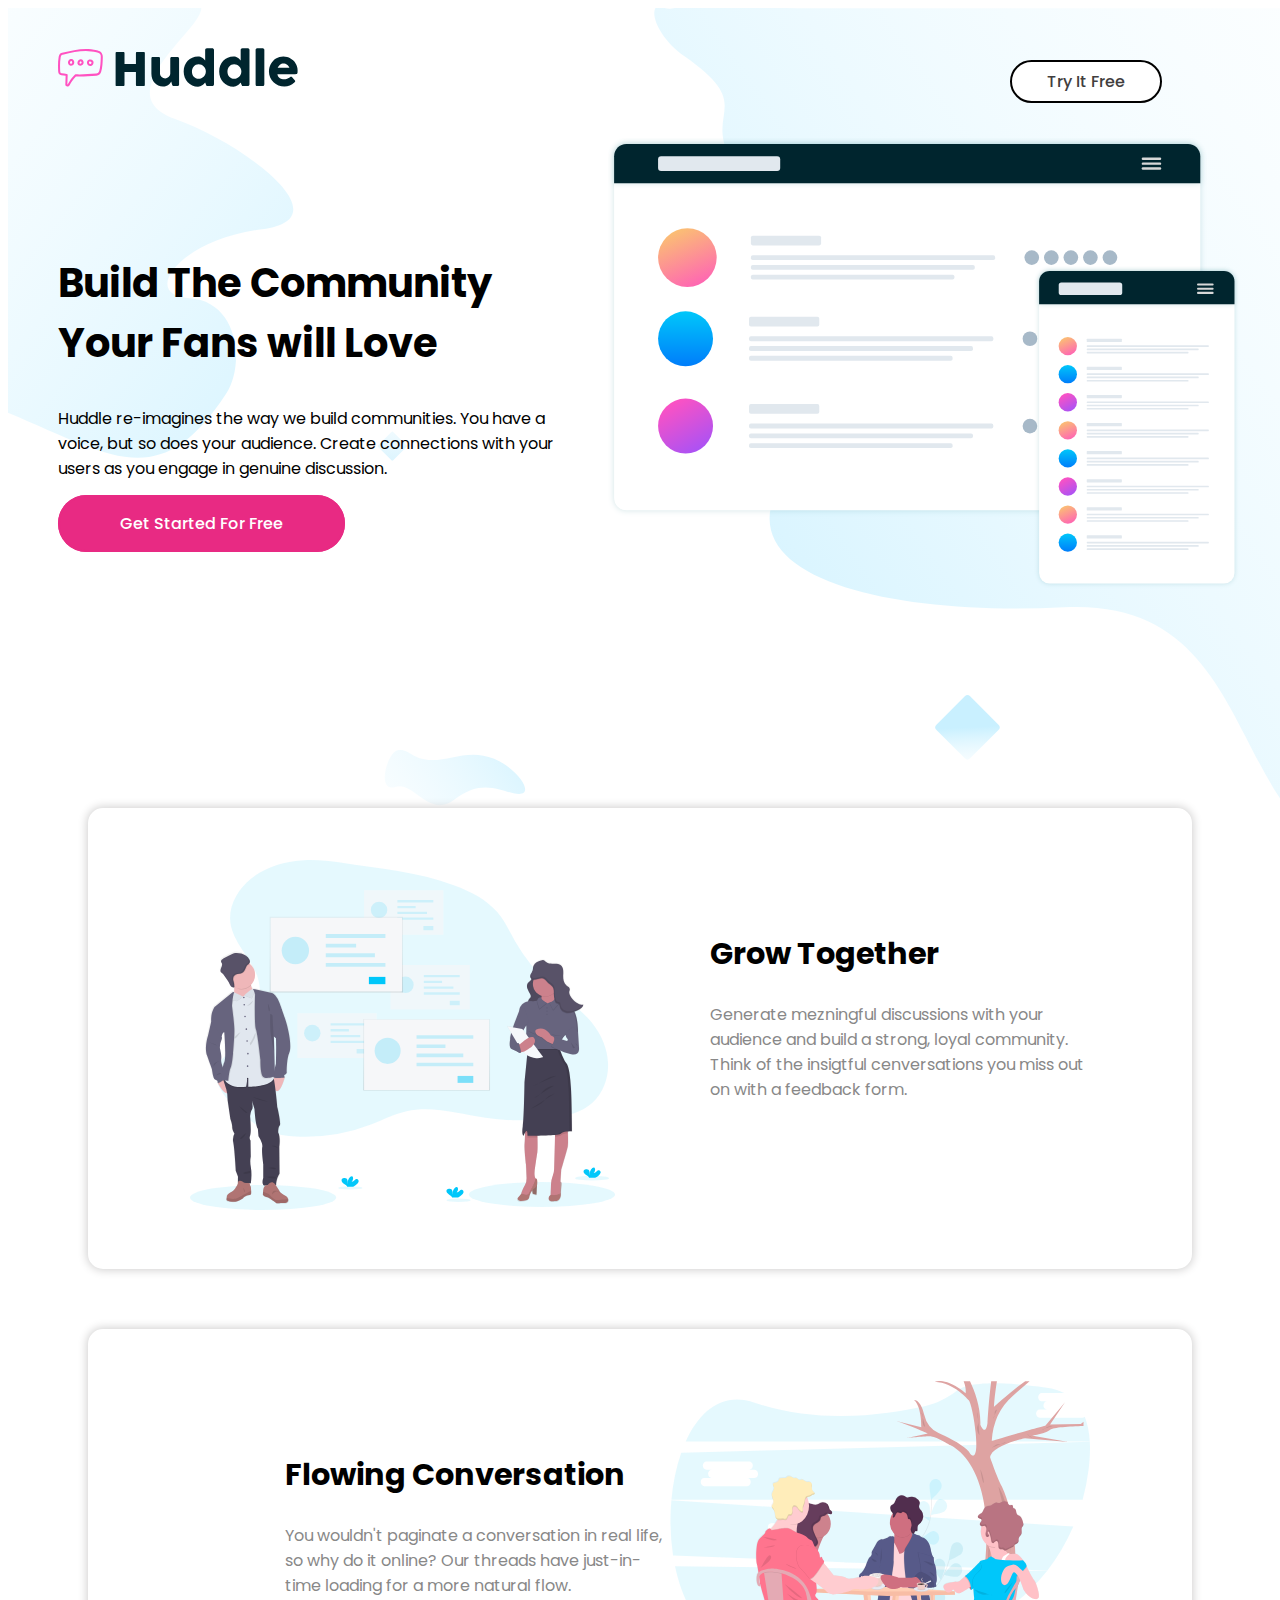
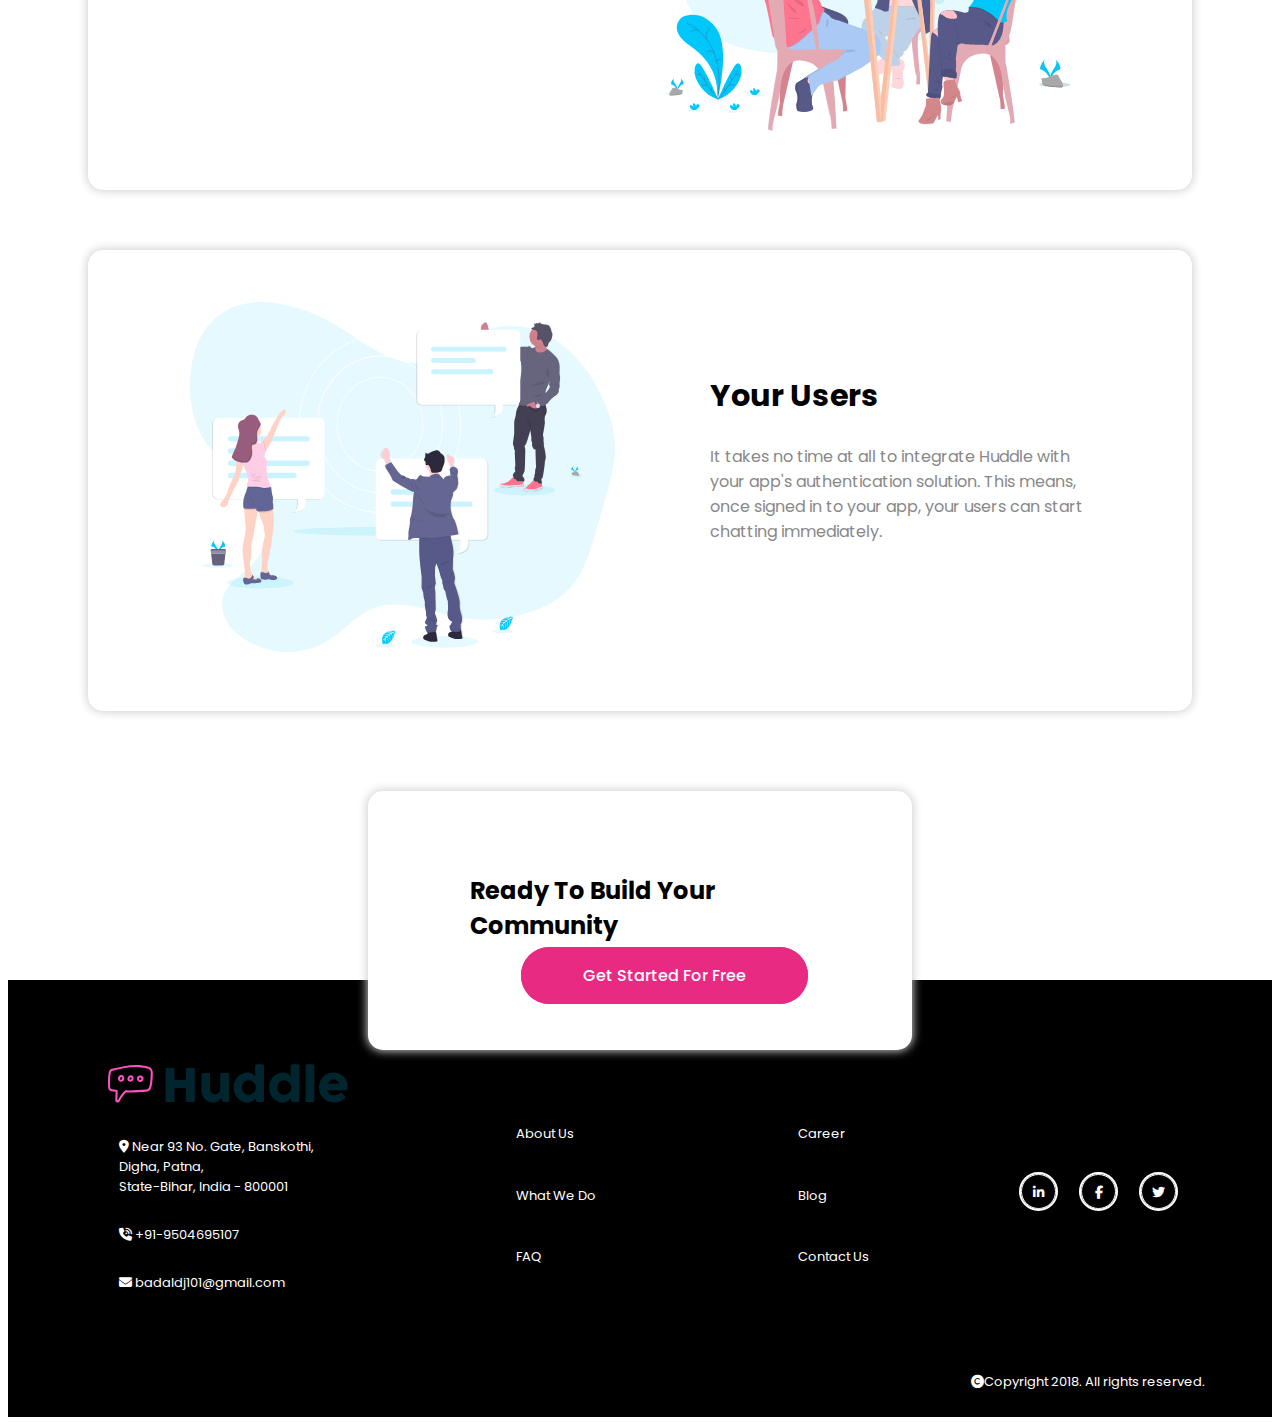
<file: index.html>
<!DOCTYPE html>
<html lang="en">
<head>
    <meta charset="UTF-8">
    <meta http-equiv="X-UA-Compatible" content="IE=edge">
    <meta name="viewport" content="width=device-width, initial-scale=1.0">
    <title>Huddle</title>
    <link rel="stylesheet" href="https://cdnjs.cloudflare.com/ajax/libs/font-awesome/6.3.0/css/all.min.css">
    <link rel="stylesheet" href="style.css">
    
</head>
<body>
    <header>
        <div class="logo">
            <img src="./images/logo.svg">
            <a ref="#" class="btn-try">Try It Free</a>
        </div>
    </header>

    <section class="home">
        <div class="content">
            <h2>Build The Community<br>Your Fans will Love</span></h2>
            <p> Huddle re-imagines the way we build communities. You have a voice, but so does your audience. Create connections with your users as you engage in genuine discussion.</p>
            <div class="btn-group">
                <a href="#">Get Started For Free</a>
            </div>
        </div>
    </section>



    <section class="box-container">

        <div id="box">
             <div class="box-grid">
                 <div class="row">
                     <div class="column">
                         <img src="images/illustration-grow-together.svg" alt="">
                     </div>
                        
                     <div class="column">
                         <h2 class="h-secondary centre">Grow Together</h2>
                         <p class="centre">
                             Generate mezningful discussions with your audience and build a strong, loyal community. Think of the insigtful cenversations you miss out on with a feedback form.
                         </p>
                     </div>
                 </div>          
             </div>
             
             
 
 
             <div class="box-grid">
                 <div class="row">

                    <div class="column">
                        <h2 class="h-secondary centre">Flowing Conversation</h2>
                        <p class="centre">
                          You wouldn't paginate a conversation in real life, so why do it online? Our threads have just-in-time loading for a more natural flow.
                        </p>
                    </div>


                     <div class="column">
                         <img src="images/illustration-flowing-conversation.svg" alt="">
                     </div>
                        
                    
                 </div>          
             </div>
             
 
 
             
             <div class="box-grid">
                 <div class="row">
                     <div class="column">
                         <img src="images/illustration-your-users.svg" alt="">
                     </div>
                        
                     <div class="column">
                         <h2 class="h-secondary centre">Your Users</h2>
                         <p class="centre">
                             It takes no time at all to integrate Huddle with your app's
                             authentication solution. This means, once signed in to
                             your app, your users can start chatting immediately.
                          </p>
                     </div>
 
                 </div>          
             </div>
 
          </div>

          <div id="box2">
            <div class="box2">
                <h2 class="h-secondary centre">Ready To Build Your Community</h2>
                <div class="btn-group">
                    <a href="#">Get Started For Free</a>
                </div>
            </div>

          </div>
 
    </section>

    <footer class="footer">
        <div class="footerlogo">
         <img src="images/logo.svg" alt=" ">
        </div>
        <div class="containerf">
            
            <div class="rowf">
                
                <div class="colf">
                    <p><i class="fa-solid fa-location-dot"></i>    Near 93 No. Gate, Banskothi, <br>Digha, Patna,<br>  State-Bihar, India - 800001</p>
                </div>

                <div class="colf">
                    <p><i class="fa-solid fa-phone-volume"></i>    +91-9504695107</p>
                </div>

                <div class="colf">
                    <p><i class="fa-solid fa-envelope"></i>    badaldj101@gmail.com</p>
                </div> 
            </div>


            <div class="rowf">
                <div class="colf">
                     <a href="#"> About Us </a>
                </div>

                 <div class="colf">
                    <a href="#"> What We Do </a>
                </div>

                 <div class="colf">
                     <a href="#"> FAQ </a>
                </div>
                 
             </div>

             <div class="rowf">
                <div class="colf">
                     <a href="#"> Career </a>
                </div>

                 <div class="colf">
                    <a href="#"> Blog </a>
                </div>

                 <div class="colf">
                     <a href="#"> Contact Us </a>
                </div>
                 
             </div>

            

             <div class="colf">
                <div class="social-icons">
                    <a href="http://www.linkedin.in/badal-kumar-24213b225"><i class="fa-brands fa-linkedin-in"></i></a>
                    <a href="http://www.facebook.com/imbadalanand"><i class="fa-brands fa-facebook-f"></i></a>
                    <a href="http://www.twitter.com/imbadalanand"><i class="fa-brands fa-twitter"></i></a>
                </div>
                <p><i class="fa-solid fa-copyright"></i>Copyright 2018. All rights reserved.</p>
             </div>






           
            

            
        





        </div>




        
    </footer>








</body>
</html>
</file>
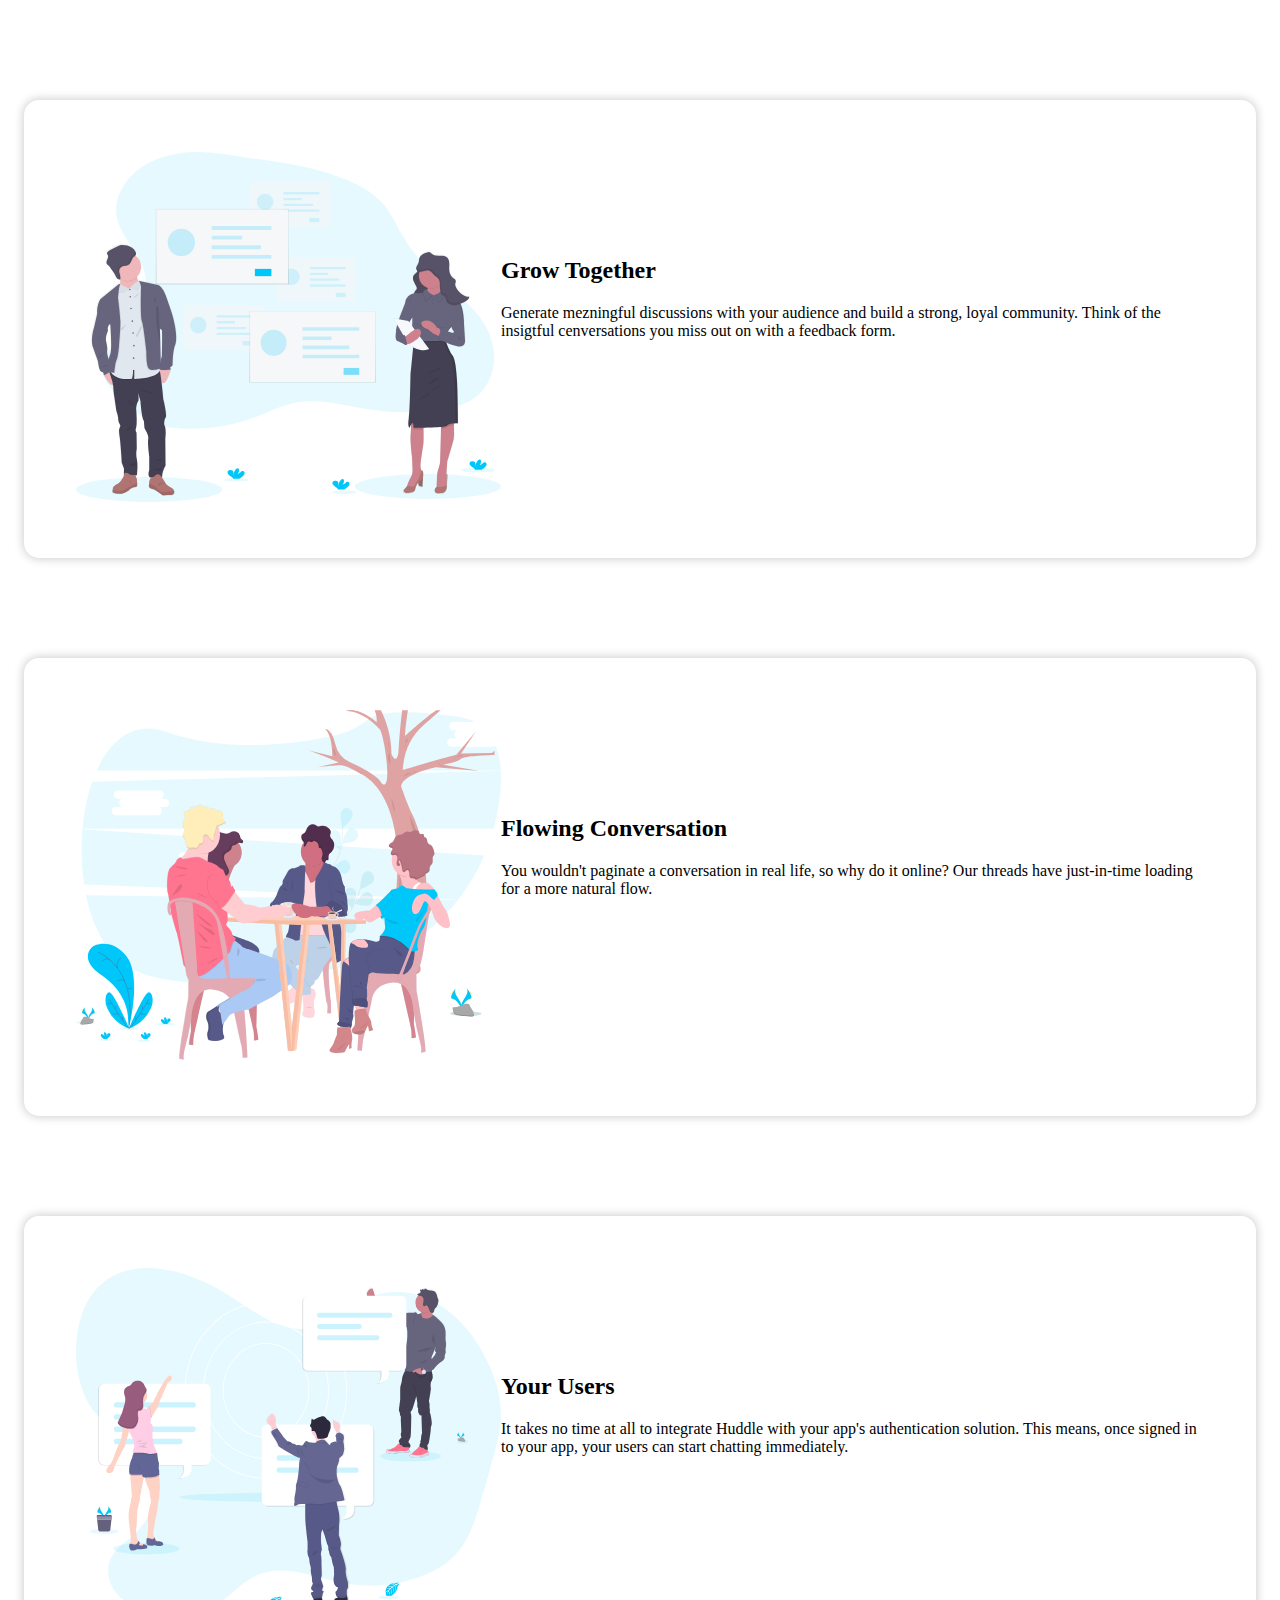
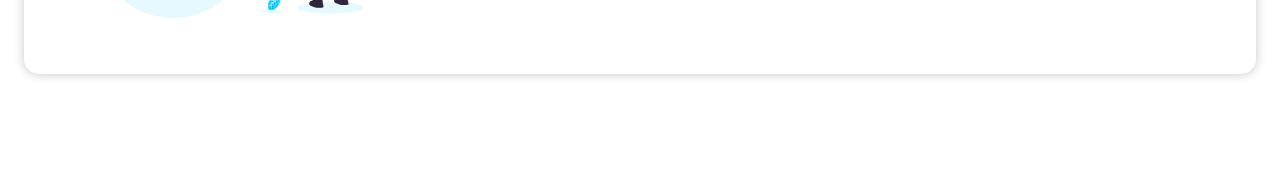
<file: temp.html>
<!DOCTYPE html>
<html lang="en">
<head>
    <meta charset="UTF-8">
    <meta http-equiv="X-UA-Compatible" content="IE=edge">
    <meta name="viewport" content="width=device-width, initial-scale=1.0">
    <title>Huddle</title>
    <link rel="stylesheet" href="https://cdnjs.cloudflare.com/ajax/libs/font-awesome/6.2.0/css/all.min.css">
    <link rel="stylesheet" href="style1.css">
</head>
<body>




    <section class="box-container">

       <div id="box">
            <div class="box-grid">
                <div class="row">
                    <div class="column">
                        <img src="images/illustration-grow-together.svg" alt="">
                    </div>
                       
                    <div class="column">
                        <h2 class="h-secondary centre">Grow Together</h2>
                        <p class="centre">
                            Generate mezningful discussions with your audience and build a strong, loyal community. Think of the insigtful cenversations you miss out on with a feedback form.
                        </p>
                    </div>
                </div>          
            </div>
            
            


            <div class="box-grid">
                <div class="row">
                    <div class="column">
                        <img src="images/illustration-flowing-conversation.svg" alt="">
                    </div>
                       
                    <div class="column">
                        <h2 class="h-secondary centre">Flowing Conversation</h2>
                        <p class="centre">
                          You wouldn't paginate a conversation in real life, so why do it online? Our threads have just-in-time loading for a more natural flow.
                        </p>
                    </div>
                </div>          
            </div>
            


            
            <div class="box-grid">
                <div class="row">
                    <div class="column">
                        <img src="images/illustration-your-users.svg" alt="">
                    </div>
                       
                    <div class="column">
                        <h2 class="h-secondary centre">Your Users</h2>
                        <p class="centre">
                            It takes no time at all to integrate Huddle with your app's
                            authentication solution. This means, once signed in to
                            your app, your users can start chatting immediately.
                         </p>
                    </div>

                </div>          
            </div>






        </div>





</body>
</html>
</file>
<file: style.css>
@import url('https://fonts.googleapis.com/css2?family=Poppins:wght@400;500;600;700;800;900&display=swap');

* {
    
    box-sizing: border-box;
    font-family: 'Poppins', sans-serif;
}


.logo{
    padding: 40px 50px;
    color: aquamarine;
    content: "";
    background: url('images/bg-hero-desktop.svg') no-repeat center center/cover;
    position: absolute;
    height: 100%;
    width: 100%;
    z-index: -10;
    

}


.btn-try{
    margin-left: 60%;
    color:#423e3e;
    text-decoration: none;
    padding: 8px 35px;
    background: #ffffff;
    border-radius: 40px;
    border: 2px solid #000000;
    font-weight: 500;
}

.btn-try:hover{
    box-shadow: 10px 10px 8px #888888;
   
}




.home{
    position: relative;
    width: 100%;
    height: 100%;
    display: flex;
    align-items: center;
    padding: 370px 50px;
    background: url('images/illustration-mockups.svg')no-repeat;
    background-size: 50%;
    background-position: 600px 130px;
    background-origin: padding-box;
       
}


.content{
    position: absolute;
    text-align: left;
    width: 40%;
    color: #000000;
}

.content h2{
    font-size: 2.5rem;
}


.btn-group{
    margin-top: 6%;
}

.btn-group a{
    color: #fff;
    text-decoration: none;
    padding: 15px 60px;
    background: #e82a83;
    border-radius: 30px;
    border: 2px solid #e82a83;
    font-weight: 500;
   
}

.btn-group a:hover{
    background: #e82a83;
    opacity: 50%;;
    font-weight: 500;
    transition: .3s;
}


.row {

    position: relative;
    display: flex;
    justify-content: center;
    box-sizing: border-box;
    border: 2px solid #fff;
    margin: 60px 80px;
    border-radius: 15px;
    background-color: #fff;
    PADDING: 50PX 100PX;
    box-shadow: 0px 0px 10px 1PX #cfcece;


  }
  

  
.column h2{
    margin-left: 20%;
    margin-top: 15%;
    font-size: 1.9rem;
    text-align: left;
    
  }

  
.column p{
    margin-left: 20%;
    color: #888888;
    
  }

.column img{
   height: 350px;
    width: 425px;
}

.box2{
    position: relative;
    
    justify-content: center;
    box-sizing: border-box;
    border: 2px solid #fff;
    margin: 80px 360px;
    border-radius: 15px;
    background-color: #fff;
    PADDING: 60px 100PX;
    box-shadow: 0px 0px 10px 1PX #cfcece;

}



.box2 .btn-group a{
    margin-left: 15%;
   
}


.footer{
    margin-top: -150px;
    font-family: 'Segoe UI', Tahoma, Geneva, Verdana, sans-serif;
    
    font-size:small;
    color: #fff;
    background-color: #000000;
    
    
}

.footerlogo{    
    color: #fff;
     margin: 35px 90px;
    padding: 84px 10px;
}

.containerf{
    margin-top: -17%;
    padding: 10px 10px;
    display: flex;
}

.rowf{
    display: flex;
    text-align: left;
    padding: 100px 100px;
    display:grid;
}

.rowf a{
    color: white;        
    text-decoration: none;
}

.rowf a:hover { 
    text-decoration: underline;
 }


.colf{
    padding: 1px 1px;
}
 .social-icons{
    padding: 150px 50px;
    
   
    
}


.social-icons a{
    color:#fff;
    display: inline-block;
    width: 35px;
    height: 35px;
    background: #000000;
    border-radius: 50%;
    margin-right: 22px;
    text-align: center;
    line-height: 35px;
    border: 1px solid #fff;
    outline: 2px solid #ffffff;
}

.social-icons a:hover{
    transform: translateY(-5px);
}
</file>
<file: style1.css>
.row {
    position: relative;
    box-sizing: border-box;
    border: 2px solid #fff;
    margin: 100px 16px;
    border-radius: 15px;
    background-color: #fff;
    PADDING: 50PX 50PX;
    box-shadow: 0px 0px 10px 1PX #cfcece;
    display: flex;

  }
  
  .column h2{
    margin-top: 15%;
    font-size: 1.5rem;
    text-align: left;
    
  }



.column img{
   height: 350px;
    width: 425px;
}

.column :nth-child(2){
    height: 100%;
}
</file>
